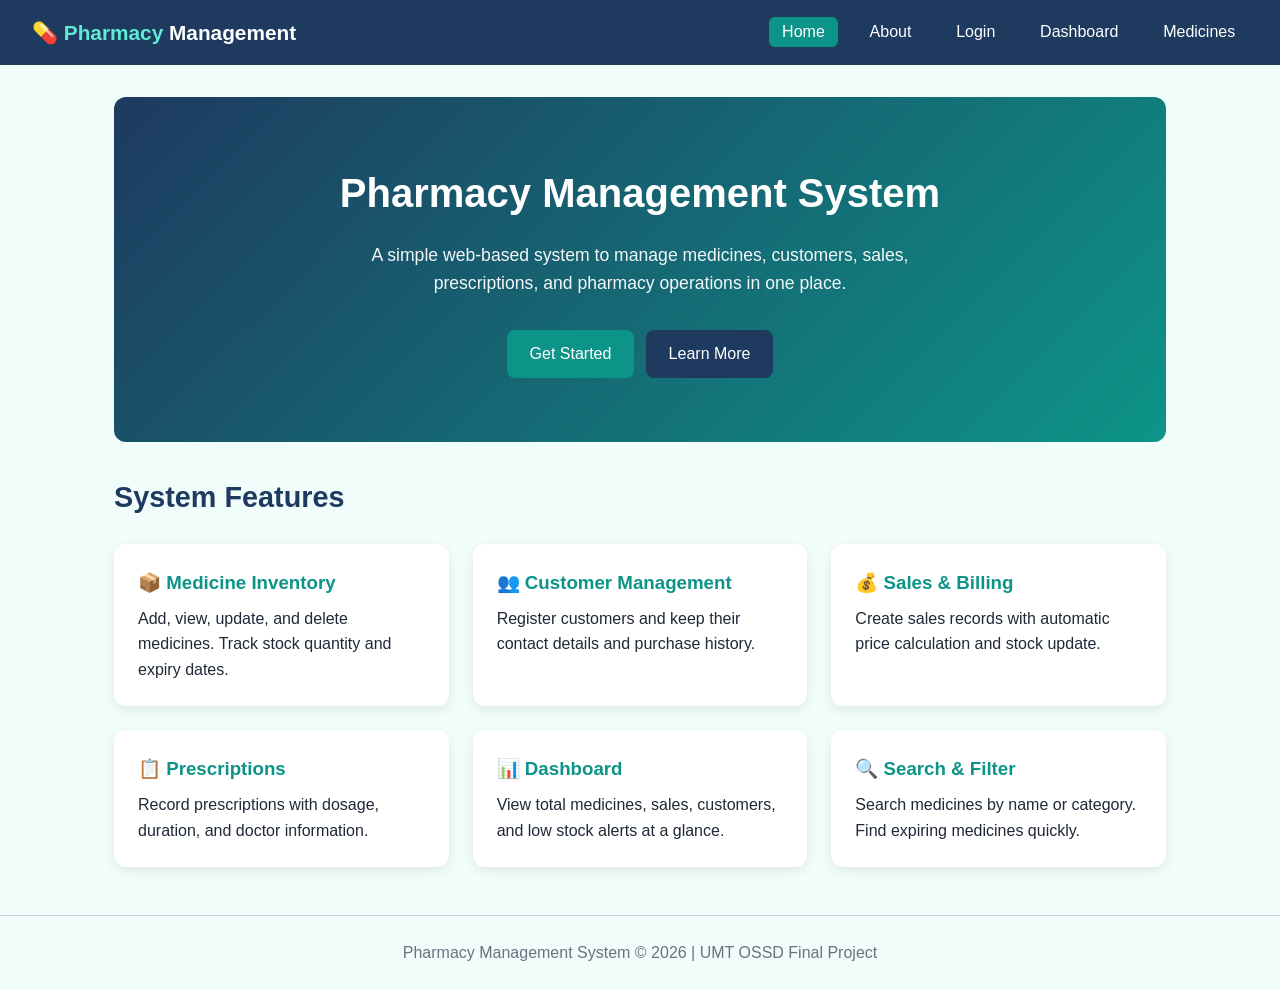
<file: frontend/index.html>
<!DOCTYPE html>
<html lang="en">
<head>
  <meta charset="UTF-8">
  <meta name="viewport" content="width=device-width, initial-scale=1.0">
  <title>Pharmacy Management System - Home</title>
  <link rel="stylesheet" href="style.css">
</head>
<body>
  <nav class="navbar">
    <div class="logo">💊 <span>Pharmacy</span> Management</div>
    <ul class="nav-links">
      <li><a href="index.html" class="active">Home</a></li>
      <li><a href="about.html">About</a></li>
      <li><a href="login.html">Login</a></li>
      <li><a href="dashboard.html">Dashboard</a></li>
      <li><a href="medicines.html">Medicines</a></li>
    </ul>
  </nav>

  <div class="container">
    <section class="hero">
      <h1>Pharmacy Management System</h1>
      <p>A simple web-based system to manage medicines, customers, sales, prescriptions, and pharmacy operations in one place.</p>
      <a href="login.html" class="btn btn-primary">Get Started</a>
      <a href="about.html" class="btn btn-secondary" style="margin-left: 0.5rem;">Learn More</a>
    </section>

    <h2 class="page-title">System Features</h2>
    <div class="features">
      <div class="feature-card">
        <h3>📦 Medicine Inventory</h3>
        <p>Add, view, update, and delete medicines. Track stock quantity and expiry dates.</p>
      </div>
      <div class="feature-card">
        <h3>👥 Customer Management</h3>
        <p>Register customers and keep their contact details and purchase history.</p>
      </div>
      <div class="feature-card">
        <h3>💰 Sales & Billing</h3>
        <p>Create sales records with automatic price calculation and stock update.</p>
      </div>
      <div class="feature-card">
        <h3>📋 Prescriptions</h3>
        <p>Record prescriptions with dosage, duration, and doctor information.</p>
      </div>
      <div class="feature-card">
        <h3>📊 Dashboard</h3>
        <p>View total medicines, sales, customers, and low stock alerts at a glance.</p>
      </div>
      <div class="feature-card">
        <h3>🔍 Search & Filter</h3>
        <p>Search medicines by name or category. Find expiring medicines quickly.</p>
      </div>
    </div>
  </div>

  <footer class="footer">
    <p>Pharmacy Management System &copy; 2026 | UMT OSSD Final Project</p>
  </footer>
</body>
</html>
</file>
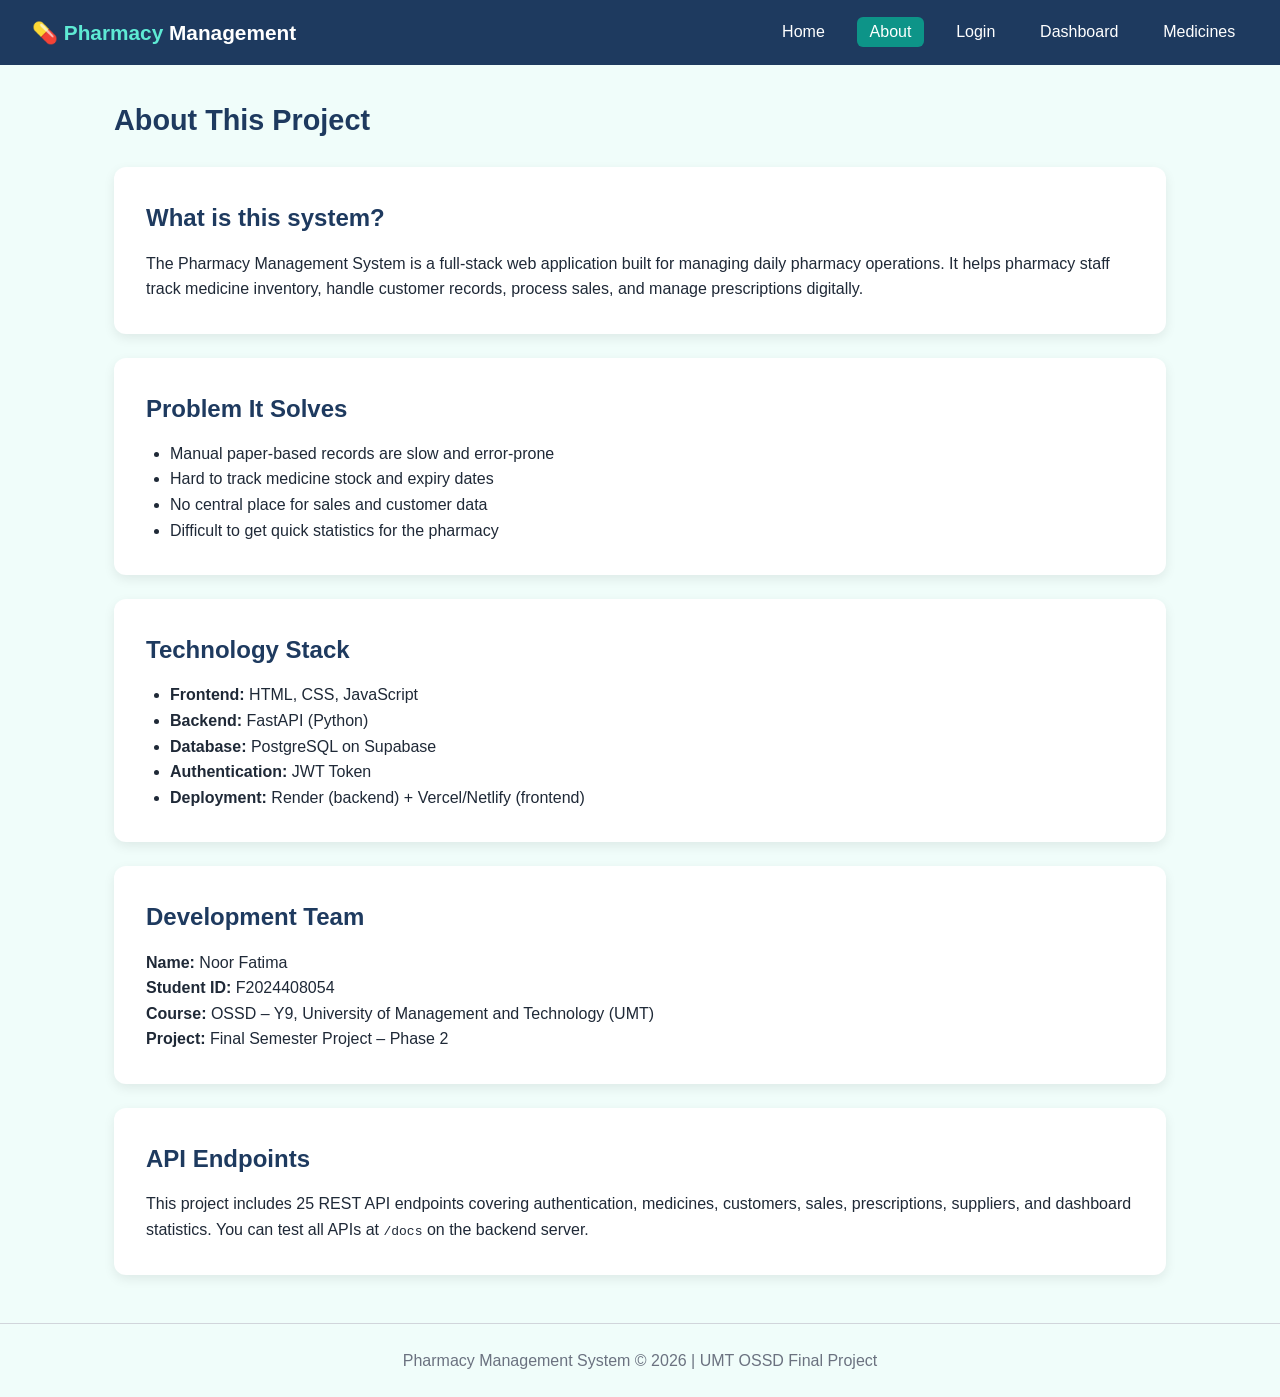
<file: frontend/about.html>
<!DOCTYPE html>
<html lang="en">
<head>
  <meta charset="UTF-8">
  <meta name="viewport" content="width=device-width, initial-scale=1.0">
  <title>About - Pharmacy Management System</title>
  <link rel="stylesheet" href="style.css">
</head>
<body>
  <nav class="navbar">
    <div class="logo">💊 <span>Pharmacy</span> Management</div>
    <ul class="nav-links">
      <li><a href="index.html">Home</a></li>
      <li><a href="about.html" class="active">About</a></li>
      <li><a href="login.html">Login</a></li>
      <li><a href="dashboard.html">Dashboard</a></li>
      <li><a href="medicines.html">Medicines</a></li>
    </ul>
  </nav>

  <div class="container">
    <h1 class="page-title">About This Project</h1>

    <div class="about-section">
      <h2>What is this system?</h2>
      <p>
        The Pharmacy Management System is a full-stack web application built for managing
        daily pharmacy operations. It helps pharmacy staff track medicine inventory,
        handle customer records, process sales, and manage prescriptions digitally.
      </p>
    </div>

    <div class="about-section">
      <h2>Problem It Solves</h2>
      <ul>
        <li>Manual paper-based records are slow and error-prone</li>
        <li>Hard to track medicine stock and expiry dates</li>
        <li>No central place for sales and customer data</li>
        <li>Difficult to get quick statistics for the pharmacy</li>
      </ul>
    </div>

    <div class="about-section">
      <h2>Technology Stack</h2>
      <ul>
        <li><strong>Frontend:</strong> HTML, CSS, JavaScript</li>
        <li><strong>Backend:</strong> FastAPI (Python)</li>
        <li><strong>Database:</strong> PostgreSQL on Supabase</li>
        <li><strong>Authentication:</strong> JWT Token</li>
        <li><strong>Deployment:</strong> Render (backend) + Vercel/Netlify (frontend)</li>
      </ul>
    </div>

    <div class="about-section">
      <h2>Development Team</h2>
      <p><strong>Name:</strong> Noor Fatima</p>
      <p><strong>Student ID:</strong> F2024408054</p>
      <p><strong>Course:</strong> OSSD – Y9, University of Management and Technology (UMT)</p>
      <p><strong>Project:</strong> Final Semester Project – Phase 2</p>
    </div>

    <div class="about-section">
      <h2>API Endpoints</h2>
      <p>This project includes 25 REST API endpoints covering authentication, medicines, customers, sales, prescriptions, suppliers, and dashboard statistics. You can test all APIs at <code>/docs</code> on the backend server.</p>
    </div>
  </div>

  <footer class="footer">
    <p>Pharmacy Management System &copy; 2026 | UMT OSSD Final Project</p>
  </footer>
</body>
</html>
</file>
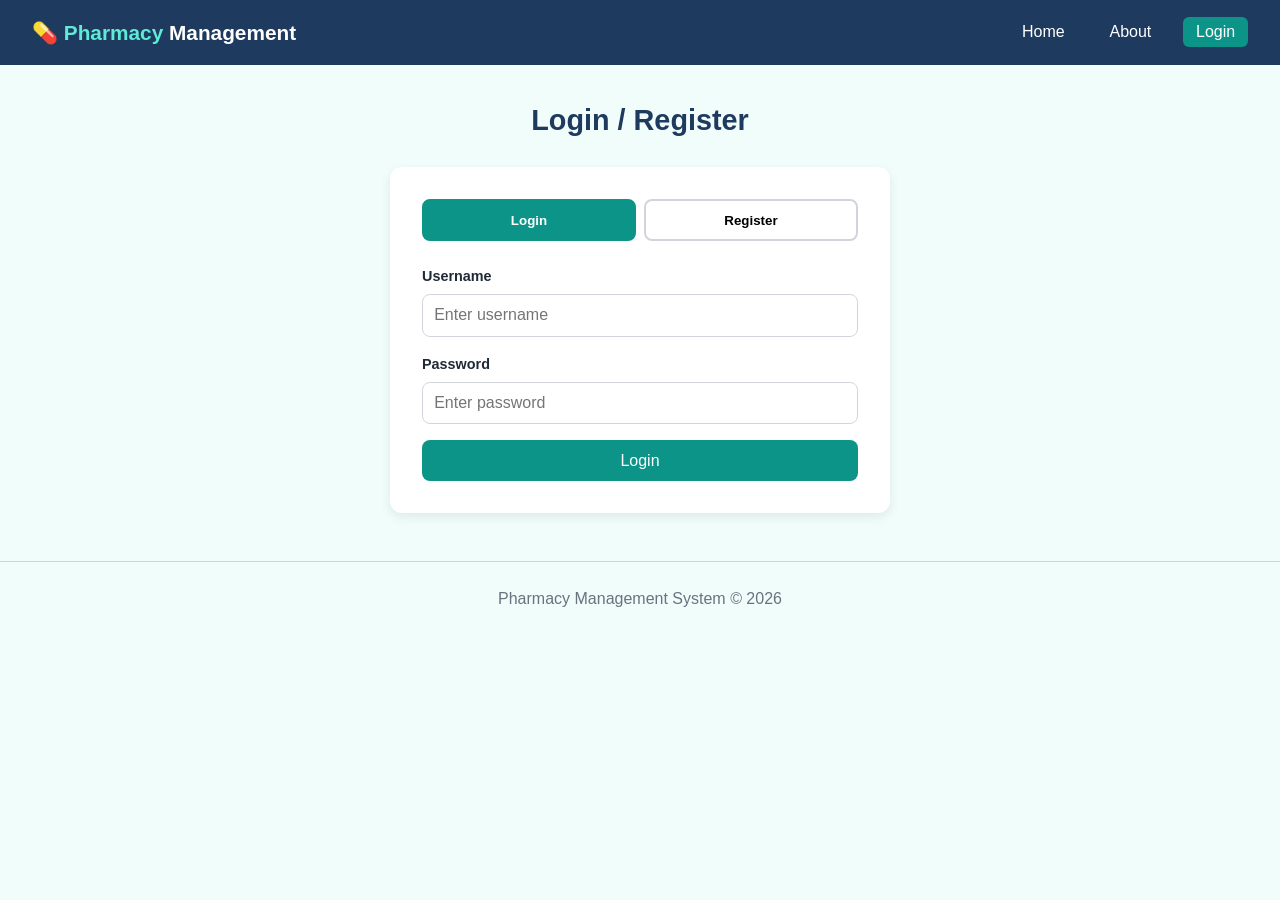
<file: frontend/customers.html>
<!DOCTYPE html>
<html lang="en">
<head>
  <meta charset="UTF-8">
  <meta name="viewport" content="width=device-width, initial-scale=1.0">
  <title>Customers - Pharmacy Management System</title>
  <link rel="stylesheet" href="style.css">
</head>
<body>
  <nav class="navbar">
    <div class="logo">💊 <span>Pharmacy</span> Management</div>
    <ul class="nav-links">
      <li><a href="dashboard.html">Dashboard</a></li>
      <li><a href="medicines.html">Medicines</a></li>
      <li><a href="customers.html" class="active">Customers</a></li>
      <li><a href="sales.html">Sales</a></li>
      <li><a href="prescriptions.html">Prescriptions</a></li>
      <li><a href="#" onclick="logout()">Logout</a></li>
    </ul>
  </nav>

  <div class="container">
    <h1 class="page-title">Customer Management</h1>
    <div id="message" class="alert hidden"></div>

    <div class="form-box" style="max-width: 100%;">
      <h2 style="margin-bottom: 1rem; color: var(--secondary);">Add New Customer</h2>
      <form id="add-form">
        <div class="form-row">
          <div class="form-group">
            <label>Full Name</label>
            <input type="text" id="name" required placeholder="Customer name">
          </div>
          <div class="form-group">
            <label>Phone</label>
            <input type="text" id="phone" required placeholder="0300-1234567">
          </div>
        </div>
        <div class="form-row">
          <div class="form-group">
            <label>Email (optional)</label>
            <input type="email" id="email" placeholder="customer@email.com">
          </div>
          <div class="form-group">
            <label>Address (optional)</label>
            <input type="text" id="address" placeholder="City, Street">
          </div>
        </div>
        <button type="submit" class="btn btn-primary">Add Customer</button>
      </form>
    </div>

    <div class="table-box">
      <table>
        <thead>
          <tr>
            <th>ID</th>
            <th>Name</th>
            <th>Phone</th>
            <th>Email</th>
            <th>Address</th>
            <th>Joined</th>
            <th>Actions</th>
          </tr>
        </thead>
        <tbody id="customers-table">
          <tr><td colspan="7" style="text-align:center;">Loading...</td></tr>
        </tbody>
      </table>
    </div>
  </div>

  <footer class="footer">
    <p>Pharmacy Management System &copy; 2026</p>
  </footer>

  <script src="api.js"></script>
  <script>
    requireLogin();

    function renderCustomers(customers) {
      const tbody = document.getElementById("customers-table");
      if (customers.length === 0) {
        tbody.innerHTML = '<tr><td colspan="7" style="text-align:center;">No customers found</td></tr>';
        return;
      }
      tbody.innerHTML = customers.map(function(c) {
        return '<tr>' +
          '<td>' + c.id + '</td>' +
          '<td>' + c.name + '</td>' +
          '<td>' + c.phone + '</td>' +
          '<td>' + (c.email || '-') + '</td>' +
          '<td>' + (c.address || '-') + '</td>' +
          '<td>' + formatDate(c.created_at) + '</td>' +
          '<td>' +
            '<button class="btn btn-sm btn-secondary" onclick="editCustomer(' + c.id + ')">Edit</button> ' +
            '<button class="btn btn-sm btn-danger" onclick="deleteCustomer(' + c.id + ')">Delete</button>' +
          '</td>' +
        '</tr>';
      }).join('');
    }

    async function loadCustomers() {
      try {
        const customers = await apiCall("/customers/");
        renderCustomers(customers);
      } catch (err) {
        showMessage("message", err.message, "error");
      }
    }

    document.getElementById("add-form").addEventListener("submit", async function(e) {
      e.preventDefault();
      try {
        const email = document.getElementById("email").value;
        await apiCall("/customers/", "POST", {
          name: document.getElementById("name").value,
          phone: document.getElementById("phone").value,
          email: email || null,
          address: document.getElementById("address").value || null
        });
        showMessage("message", "Customer added successfully!", "success");
        document.getElementById("add-form").reset();
        loadCustomers();
      } catch (err) {
        showMessage("message", err.message, "error");
      }
    });

    async function deleteCustomer(id) {
      if (!confirm("Delete this customer?")) return;
      try {
        await apiCall("/customers/" + id, "DELETE");
        showMessage("message", "Customer deleted!", "success");
        loadCustomers();
      } catch (err) {
        showMessage("message", err.message, "error");
      }
    }

    async function editCustomer(id) {
      const newPhone = prompt("Enter new phone number:");
      if (newPhone === null) return;
      try {
        await apiCall("/customers/" + id, "PUT", { phone: newPhone });
        showMessage("message", "Customer updated!", "success");
        loadCustomers();
      } catch (err) {
        showMessage("message", err.message, "error");
      }
    }

    loadCustomers();
  </script>
</body>
</html>
</file>
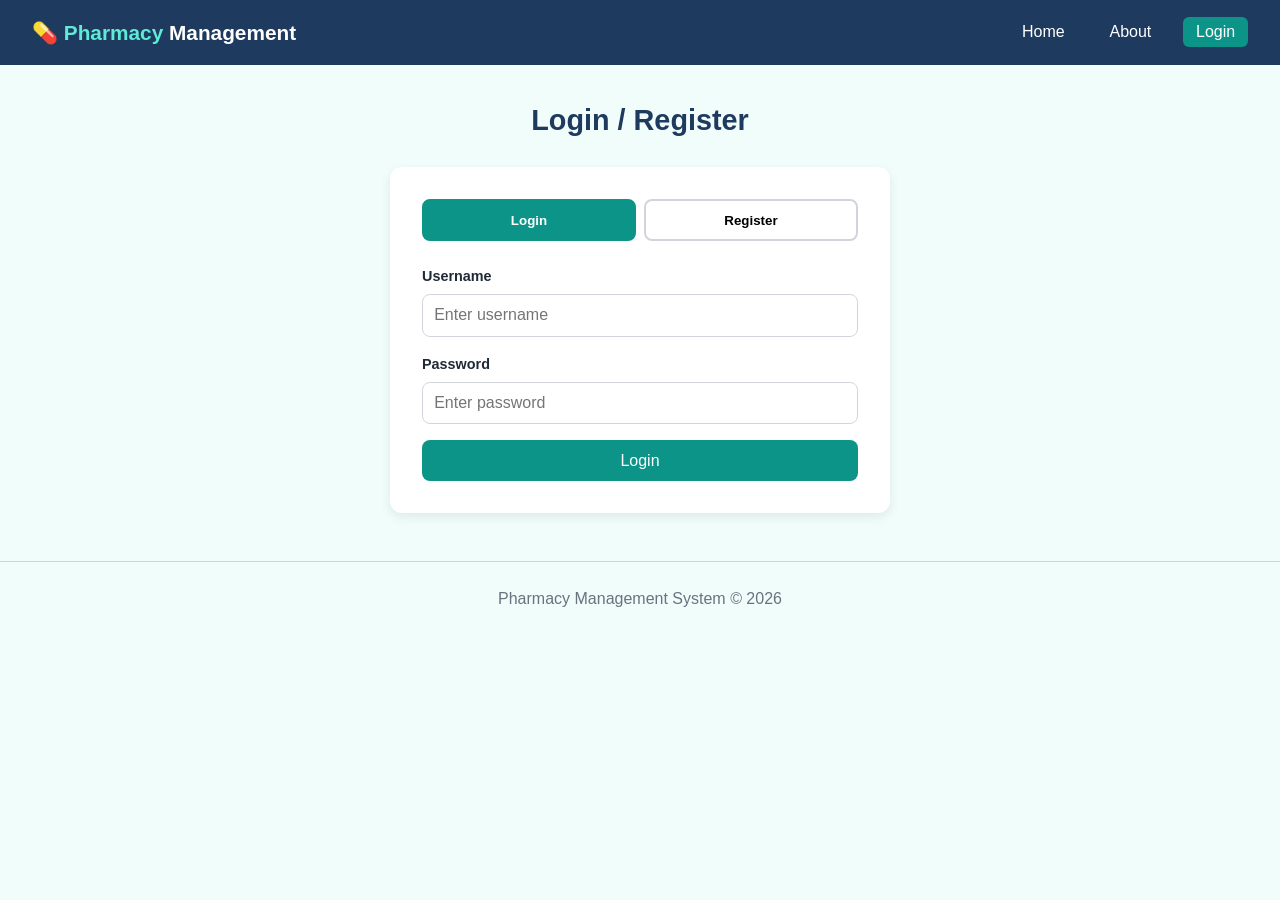
<file: frontend/dashboard.html>
<!DOCTYPE html>
<html lang="en">
<head>
  <meta charset="UTF-8">
  <meta name="viewport" content="width=device-width, initial-scale=1.0">
  <title>Dashboard - Pharmacy Management System</title>
  <link rel="stylesheet" href="style.css">
</head>
<body>
  <nav class="navbar">
    <div class="logo">💊 <span>Pharmacy</span> Management</div>
    <ul class="nav-links">
      <li><a href="dashboard.html" class="active">Dashboard</a></li>
      <li><a href="medicines.html">Medicines</a></li>
      <li><a href="customers.html">Customers</a></li>
      <li><a href="sales.html">Sales</a></li>
      <li><a href="prescriptions.html">Prescriptions</a></li>
      <li><a href="#" onclick="logout()">Logout</a></li>
    </ul>
  </nav>

  <div class="container">
    <h1 class="page-title">Dashboard</h1>
    <p id="user-info" style="color: var(--muted); margin-bottom: 1.5rem;"></p>
    <div id="message" class="alert hidden"></div>

    <div class="cards" id="stats-cards">
      <div class="card">
        <h3 id="total-medicines">-</h3>
        <p>Total Medicines</p>
      </div>
      <div class="card warning">
        <h3 id="low-stock">-</h3>
        <p>Low Stock (&lt; 10)</p>
      </div>
      <div class="card">
        <h3 id="total-sales">-</h3>
        <p>Total Sales</p>
      </div>
      <div class="card">
        <h3 id="sales-today">-</h3>
        <p>Sales Today</p>
      </div>
      <div class="card">
        <h3 id="total-customers">-</h3>
        <p>Total Customers</p>
      </div>
      <div class="card">
        <h3 id="total-revenue">-</h3>
        <p>Total Revenue</p>
      </div>
    </div>

    <h2 class="page-title">Quick Links</h2>
    <div style="display: flex; gap: 1rem; flex-wrap: wrap;">
      <a href="medicines.html" class="btn btn-primary">Manage Medicines</a>
      <a href="customers.html" class="btn btn-primary">Manage Customers</a>
      <a href="sales.html" class="btn btn-primary">New Sale</a>
      <a href="prescriptions.html" class="btn btn-primary">Add Prescription</a>
    </div>
  </div>

  <footer class="footer">
    <p>Pharmacy Management System &copy; 2026</p>
  </footer>

  <script src="api.js"></script>
  <script>
    requireLogin();
    showUserInfo();

    async function loadStats() {
      try {
        const stats = await apiCall("/dashboard/stats");
        document.getElementById("total-medicines").textContent = stats.total_medicines;
        document.getElementById("low-stock").textContent = stats.low_stock_count;
        document.getElementById("total-sales").textContent = stats.total_sales;
        document.getElementById("sales-today").textContent = stats.sales_today;
        document.getElementById("total-customers").textContent = stats.total_customers;
        document.getElementById("total-revenue").textContent = formatPrice(stats.total_revenue);
      } catch (err) {
        showMessage("message", err.message, "error");
      }
    }

    loadStats();
  </script>
</body>
</html>
</file>
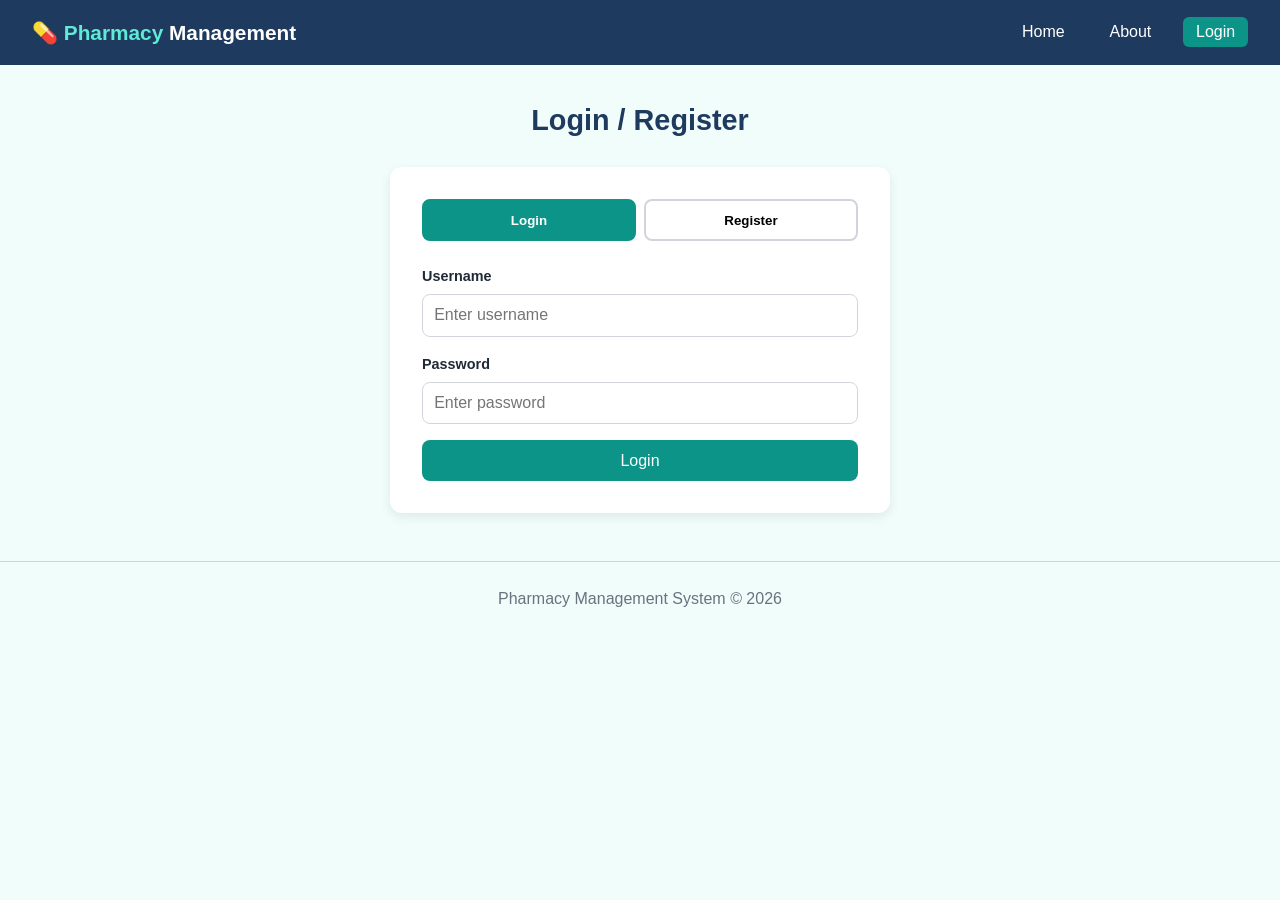
<file: frontend/login.html>
<!DOCTYPE html>
<html lang="en">
<head>
  <meta charset="UTF-8">
  <meta name="viewport" content="width=device-width, initial-scale=1.0">
  <title>Login - Pharmacy Management System</title>
  <link rel="stylesheet" href="style.css">
</head>
<body>
  <nav class="navbar">
    <div class="logo">💊 <span>Pharmacy</span> Management</div>
    <ul class="nav-links">
      <li><a href="index.html">Home</a></li>
      <li><a href="about.html">About</a></li>
      <li><a href="login.html" class="active">Login</a></li>
    </ul>
  </nav>

  <div class="container">
    <h1 class="page-title" style="text-align: center;">Login / Register</h1>
    <div id="message" class="alert hidden"></div>

    <div class="form-box">
      <div class="tabs">
        <button class="tab-btn active" onclick="showTab('login')">Login</button>
        <button class="tab-btn" onclick="showTab('register')">Register</button>
      </div>

      <!-- Login Form -->
      <form id="login-form">
        <div class="form-group">
          <label>Username</label>
          <input type="text" id="login-username" required placeholder="Enter username">
        </div>
        <div class="form-group">
          <label>Password</label>
          <input type="password" id="login-password" required placeholder="Enter password">
        </div>
        <button type="submit" class="btn btn-primary" style="width: 100%;">Login</button>
      </form>

      <!-- Register Form -->
      <form id="register-form" class="hidden">
        <div class="form-group">
          <label>Username</label>
          <input type="text" id="reg-username" required placeholder="Choose username">
        </div>
        <div class="form-group">
          <label>Email</label>
          <input type="email" id="reg-email" required placeholder="your@email.com">
        </div>
        <div class="form-group">
          <label>Password</label>
          <input type="password" id="reg-password" required placeholder="Choose password">
        </div>
        <div class="form-group">
          <label>Role</label>
          <select id="reg-role">
            <option value="staff">Staff / Cashier</option>
            <option value="admin">Admin / Pharmacist</option>
          </select>
        </div>
        <button type="submit" class="btn btn-primary" style="width: 100%;">Register</button>
      </form>
    </div>
  </div>

  <footer class="footer">
    <p>Pharmacy Management System &copy; 2026</p>
  </footer>

  <script src="api.js"></script>
  <script>
    function showTab(tab) {
      document.getElementById("login-form").classList.toggle("hidden", tab !== "login");
      document.getElementById("register-form").classList.toggle("hidden", tab !== "register");
      document.querySelectorAll(".tab-btn").forEach(function(btn, i) {
        btn.classList.toggle("active", (tab === "login" && i === 0) || (tab === "register" && i === 1));
      });
    }

    // If already logged in, go to dashboard
    if (getToken()) {
      window.location.href = "dashboard.html";
    }

    document.getElementById("login-form").addEventListener("submit", async function(e) {
      e.preventDefault();
      try {
        const data = await apiCall("/auth/login", "POST", {
          username: document.getElementById("login-username").value,
          password: document.getElementById("login-password").value
        });
        saveToken(data.access_token, data.username, data.role);
        showMessage("message", "Login successful! Redirecting...", "success");
        setTimeout(function() { window.location.href = "dashboard.html"; }, 1000);
      } catch (err) {
        showMessage("message", err.message, "error");
      }
    });

    document.getElementById("register-form").addEventListener("submit", async function(e) {
      e.preventDefault();
      try {
        const data = await apiCall("/auth/register", "POST", {
          username: document.getElementById("reg-username").value,
          email: document.getElementById("reg-email").value,
          password: document.getElementById("reg-password").value,
          role: document.getElementById("reg-role").value
        });
        saveToken(data.access_token, data.username, data.role);
        showMessage("message", "Registration successful! Redirecting...", "success");
        setTimeout(function() { window.location.href = "dashboard.html"; }, 1000);
      } catch (err) {
        showMessage("message", err.message, "error");
      }
    });
  </script>
</body>
</html>
</file>
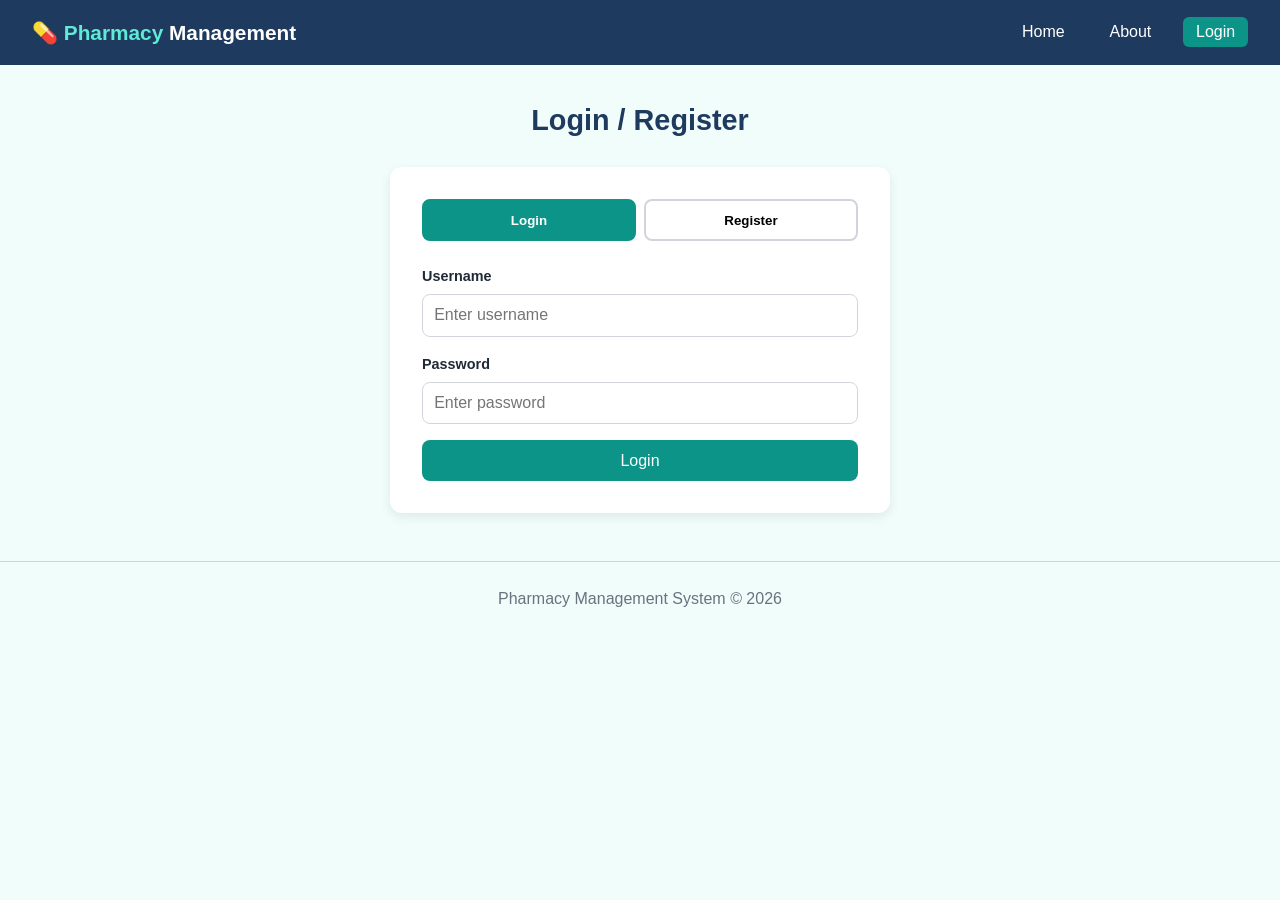
<file: frontend/medicines.html>
<!DOCTYPE html>
<html lang="en">
<head>
  <meta charset="UTF-8">
  <meta name="viewport" content="width=device-width, initial-scale=1.0">
  <title>Medicines - Pharmacy Management System</title>
  <link rel="stylesheet" href="style.css">
</head>
<body>
  <nav class="navbar">
    <div class="logo">💊 <span>Pharmacy</span> Management</div>
    <ul class="nav-links">
      <li><a href="dashboard.html">Dashboard</a></li>
      <li><a href="medicines.html" class="active">Medicines</a></li>
      <li><a href="customers.html">Customers</a></li>
      <li><a href="sales.html">Sales</a></li>
      <li><a href="prescriptions.html">Prescriptions</a></li>
      <li><a href="#" onclick="logout()">Logout</a></li>
    </ul>
  </nav>

  <div class="container">
    <h1 class="page-title">Medicine Management</h1>
    <div id="message" class="alert hidden"></div>

    <!-- Add Medicine Form -->
    <div class="form-box" style="max-width: 100%;">
      <h2 style="margin-bottom: 1rem; color: var(--secondary);">Add New Medicine</h2>
      <form id="add-form">
        <div class="form-row">
          <div class="form-group">
            <label>Medicine Name</label>
            <input type="text" id="name" required placeholder="e.g. Panadol">
          </div>
          <div class="form-group">
            <label>Category</label>
            <input type="text" id="category" required placeholder="e.g. Painkiller">
          </div>
        </div>
        <div class="form-row">
          <div class="form-group">
            <label>Quantity</label>
            <input type="number" id="quantity" required min="0" placeholder="100">
          </div>
          <div class="form-group">
            <label>Price (Rs.)</label>
            <input type="number" id="price" required min="0" step="0.01" placeholder="50.00">
          </div>
        </div>
        <div class="form-row">
          <div class="form-group">
            <label>Expiry Date</label>
            <input type="date" id="expiry_date" required>
          </div>
          <div class="form-group">
            <label>Supplier</label>
            <select id="supplier_id">
              <option value="">No supplier</option>
            </select>
          </div>
        </div>
        <button type="submit" class="btn btn-primary">Add Medicine</button>
      </form>
    </div>

    <!-- Search -->
    <div class="search-bar">
      <input type="text" id="search-input" placeholder="Search by name or category...">
      <button class="btn btn-primary" onclick="searchMedicines()">Search</button>
      <button class="btn btn-secondary" onclick="loadMedicines()">Show All</button>
      <button class="btn btn-secondary" onclick="loadExpiring()">Expiring Soon</button>
    </div>

    <!-- Medicines Table -->
    <div class="table-box">
      <table>
        <thead>
          <tr>
            <th>ID</th>
            <th>Name</th>
            <th>Category</th>
            <th>Qty</th>
            <th>Price</th>
            <th>Expiry</th>
            <th>Status</th>
            <th>Actions</th>
          </tr>
        </thead>
        <tbody id="medicines-table">
          <tr><td colspan="8" style="text-align:center;">Loading...</td></tr>
        </tbody>
      </table>
    </div>
  </div>

  <footer class="footer">
    <p>Pharmacy Management System &copy; 2026</p>
  </footer>

  <script src="api.js"></script>
  <script>
    requireLogin();

    async function loadSuppliers() {
      try {
        const suppliers = await apiCall("/suppliers/");
        const select = document.getElementById("supplier_id");
        suppliers.forEach(function(s) {
          const opt = document.createElement("option");
          opt.value = s.id;
          opt.textContent = s.name;
          select.appendChild(opt);
        });
      } catch (err) {
        // Suppliers may be empty at start
      }
    }

    function getStatusBadge(qty, expiry) {
      const today = new Date();
      const exp = new Date(expiry);
      if (exp < today) return '<span class="badge badge-expired">Expired</span>';
      if (qty < 10) return '<span class="badge badge-low">Low Stock</span>';
      return '<span class="badge" style="background:#dcfce7;color:#166534;">OK</span>';
    }

    function renderMedicines(medicines) {
      const tbody = document.getElementById("medicines-table");
      if (medicines.length === 0) {
        tbody.innerHTML = '<tr><td colspan="8" style="text-align:center;">No medicines found</td></tr>';
        return;
      }
      tbody.innerHTML = medicines.map(function(m) {
        return '<tr>' +
          '<td>' + m.id + '</td>' +
          '<td>' + m.name + '</td>' +
          '<td>' + m.category + '</td>' +
          '<td>' + m.quantity + '</td>' +
          '<td>' + formatPrice(m.price) + '</td>' +
          '<td>' + formatDate(m.expiry_date) + '</td>' +
          '<td>' + getStatusBadge(m.quantity, m.expiry_date) + '</td>' +
          '<td>' +
            '<button class="btn btn-sm btn-secondary" onclick="editMedicine(' + m.id + ')">Edit</button> ' +
            '<button class="btn btn-sm btn-danger" onclick="deleteMedicine(' + m.id + ')">Delete</button>' +
          '</td>' +
        '</tr>';
      }).join('');
    }

    async function loadMedicines() {
      try {
        const medicines = await apiCall("/medicines/");
        renderMedicines(medicines);
      } catch (err) {
        showMessage("message", err.message, "error");
      }
    }

    async function searchMedicines() {
      const q = document.getElementById("search-input").value.trim();
      if (!q) { loadMedicines(); return; }
      try {
        const medicines = await apiCall("/medicines/search?q=" + encodeURIComponent(q));
        renderMedicines(medicines);
      } catch (err) {
        showMessage("message", err.message, "error");
      }
    }

    async function loadExpiring() {
      try {
        const medicines = await apiCall("/medicines/expiring");
        renderMedicines(medicines);
        showMessage("message", "Showing medicines expiring within 30 days or already expired", "info");
      } catch (err) {
        showMessage("message", err.message, "error");
      }
    }

    document.getElementById("add-form").addEventListener("submit", async function(e) {
      e.preventDefault();
      try {
        const supplierVal = document.getElementById("supplier_id").value;
        await apiCall("/medicines/", "POST", {
          name: document.getElementById("name").value,
          category: document.getElementById("category").value,
          quantity: parseInt(document.getElementById("quantity").value),
          price: parseFloat(document.getElementById("price").value),
          expiry_date: document.getElementById("expiry_date").value,
          supplier_id: supplierVal ? parseInt(supplierVal) : null
        });
        showMessage("message", "Medicine added successfully!", "success");
        document.getElementById("add-form").reset();
        loadMedicines();
      } catch (err) {
        showMessage("message", err.message, "error");
      }
    });

    async function deleteMedicine(id) {
      if (!confirm("Delete this medicine?")) return;
      try {
        await apiCall("/medicines/" + id, "DELETE");
        showMessage("message", "Medicine deleted!", "success");
        loadMedicines();
      } catch (err) {
        showMessage("message", err.message, "error");
      }
    }

    async function editMedicine(id) {
      const newQty = prompt("Enter new quantity:");
      if (newQty === null) return;
      const newPrice = prompt("Enter new price:");
      if (newPrice === null) return;
      try {
        await apiCall("/medicines/" + id, "PUT", {
          quantity: parseInt(newQty),
          price: parseFloat(newPrice)
        });
        showMessage("message", "Medicine updated!", "success");
        loadMedicines();
      } catch (err) {
        showMessage("message", err.message, "error");
      }
    }

    loadSuppliers();
    loadMedicines();
  </script>
</body>
</html>
</file>
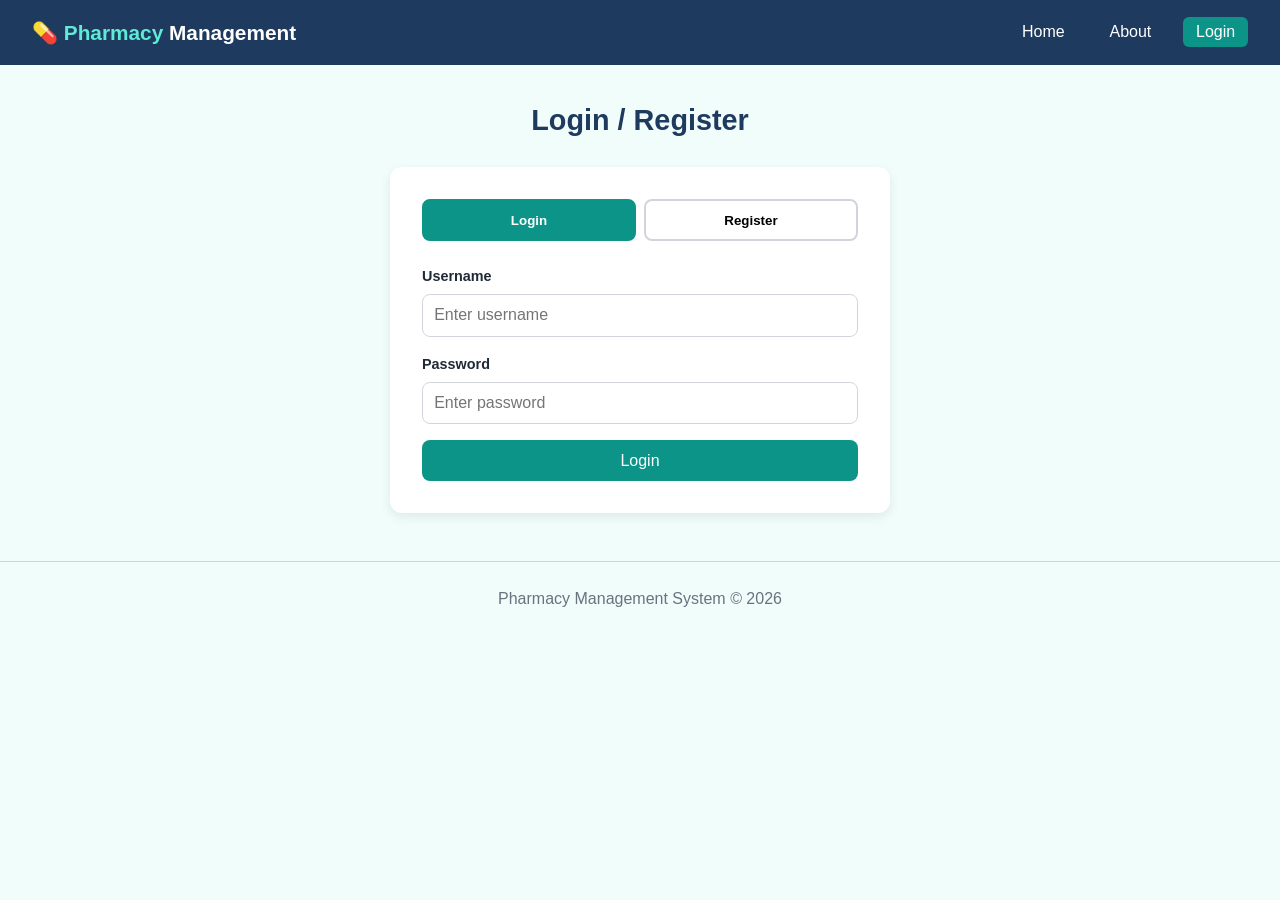
<file: frontend/prescriptions.html>
<!DOCTYPE html>
<html lang="en">
<head>
  <meta charset="UTF-8">
  <meta name="viewport" content="width=device-width, initial-scale=1.0">
  <title>Prescriptions - Pharmacy Management System</title>
  <link rel="stylesheet" href="style.css">
</head>
<body>
  <nav class="navbar">
    <div class="logo">💊 <span>Pharmacy</span> Management</div>
    <ul class="nav-links">
      <li><a href="dashboard.html">Dashboard</a></li>
      <li><a href="medicines.html">Medicines</a></li>
      <li><a href="customers.html">Customers</a></li>
      <li><a href="sales.html">Sales</a></li>
      <li><a href="prescriptions.html" class="active">Prescriptions</a></li>
      <li><a href="#" onclick="logout()">Logout</a></li>
    </ul>
  </nav>

  <div class="container">
    <h1 class="page-title">Prescription Management</h1>
    <div id="message" class="alert hidden"></div>

    <div class="form-box" style="max-width: 100%;">
      <h2 style="margin-bottom: 1rem; color: var(--secondary);">Add New Prescription</h2>
      <form id="prescription-form">
        <div class="form-row">
          <div class="form-group">
            <label>Customer</label>
            <select id="customer_id" required>
              <option value="">Select customer</option>
            </select>
          </div>
          <div class="form-group">
            <label>Medicine</label>
            <select id="medicine_id" required>
              <option value="">Select medicine</option>
            </select>
          </div>
        </div>
        <div class="form-row">
          <div class="form-group">
            <label>Dosage</label>
            <input type="text" id="dosage" required placeholder="e.g. 1 tablet twice daily">
          </div>
          <div class="form-group">
            <label>Duration</label>
            <input type="text" id="duration" required placeholder="e.g. 7 days">
          </div>
        </div>
        <div class="form-group">
          <label>Prescribed By (Doctor)</label>
          <input type="text" id="prescribed_by" required placeholder="Dr. Ahmed Khan">
        </div>
        <button type="submit" class="btn btn-primary">Add Prescription</button>
      </form>
    </div>

    <div class="search-bar">
      <select id="filter-customer">
        <option value="">All Customers</option>
      </select>
      <button class="btn btn-primary" onclick="filterByCustomer()">Filter by Customer</button>
      <button class="btn btn-secondary" onclick="loadPrescriptions()">Show All</button>
    </div>

    <div class="table-box">
      <table>
        <thead>
          <tr>
            <th>ID</th>
            <th>Customer</th>
            <th>Medicine</th>
            <th>Dosage</th>
            <th>Duration</th>
            <th>Doctor</th>
            <th>Date</th>
          </tr>
        </thead>
        <tbody id="prescriptions-table">
          <tr><td colspan="7" style="text-align:center;">Loading...</td></tr>
        </tbody>
      </table>
    </div>
  </div>

  <footer class="footer">
    <p>Pharmacy Management System &copy; 2026</p>
  </footer>

  <script src="api.js"></script>
  <script>
    requireLogin();

    async function loadDropdowns() {
      try {
        const customers = await apiCall("/customers/");
        const medicines = await apiCall("/medicines/");

        const custSelect = document.getElementById("customer_id");
        const filterSelect = document.getElementById("filter-customer");

        customers.forEach(function(c) {
          const opt1 = document.createElement("option");
          opt1.value = c.id;
          opt1.textContent = c.name;
          custSelect.appendChild(opt1);

          const opt2 = document.createElement("option");
          opt2.value = c.id;
          opt2.textContent = c.name;
          filterSelect.appendChild(opt2);
        });

        const medSelect = document.getElementById("medicine_id");
        medicines.forEach(function(m) {
          const opt = document.createElement("option");
          opt.value = m.id;
          opt.textContent = m.name;
          medSelect.appendChild(opt);
        });
      } catch (err) {
        showMessage("message", err.message, "error");
      }
    }

    function renderPrescriptions(prescriptions) {
      const tbody = document.getElementById("prescriptions-table");
      if (prescriptions.length === 0) {
        tbody.innerHTML = '<tr><td colspan="7" style="text-align:center;">No prescriptions found</td></tr>';
        return;
      }
      tbody.innerHTML = prescriptions.map(function(p) {
        return '<tr>' +
          '<td>' + p.id + '</td>' +
          '<td>' + (p.customer_name || p.customer_id) + '</td>' +
          '<td>' + (p.medicine_name || p.medicine_id) + '</td>' +
          '<td>' + p.dosage + '</td>' +
          '<td>' + p.duration + '</td>' +
          '<td>' + p.prescribed_by + '</td>' +
          '<td>' + formatDate(p.created_at) + '</td>' +
        '</tr>';
      }).join('');
    }

    async function loadPrescriptions() {
      try {
        const prescriptions = await apiCall("/prescriptions/");
        renderPrescriptions(prescriptions);
      } catch (err) {
        showMessage("message", err.message, "error");
      }
    }

    async function filterByCustomer() {
      const customerId = document.getElementById("filter-customer").value;
      if (!customerId) { loadPrescriptions(); return; }
      try {
        const prescriptions = await apiCall("/prescriptions/customer/" + customerId);
        renderPrescriptions(prescriptions);
      } catch (err) {
        showMessage("message", err.message, "error");
      }
    }

    document.getElementById("prescription-form").addEventListener("submit", async function(e) {
      e.preventDefault();
      try {
        await apiCall("/prescriptions/", "POST", {
          customer_id: parseInt(document.getElementById("customer_id").value),
          medicine_id: parseInt(document.getElementById("medicine_id").value),
          dosage: document.getElementById("dosage").value,
          duration: document.getElementById("duration").value,
          prescribed_by: document.getElementById("prescribed_by").value
        });
        showMessage("message", "Prescription added successfully!", "success");
        document.getElementById("prescription-form").reset();
        loadPrescriptions();
      } catch (err) {
        showMessage("message", err.message, "error");
      }
    });

    loadDropdowns();
    loadPrescriptions();
  </script>
</body>
</html>
</file>
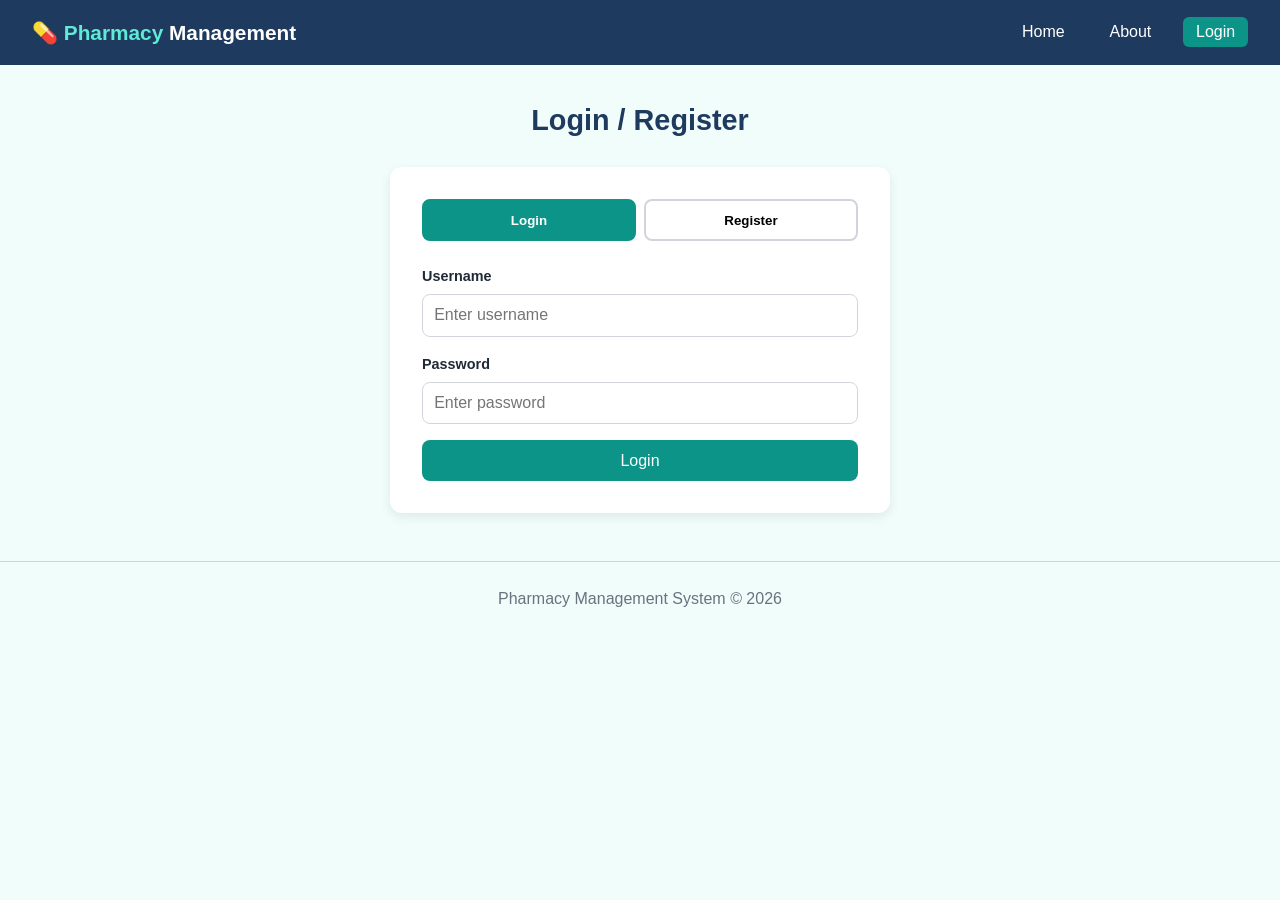
<file: frontend/sales.html>
<!DOCTYPE html>
<html lang="en">
<head>
  <meta charset="UTF-8">
  <meta name="viewport" content="width=device-width, initial-scale=1.0">
  <title>Sales - Pharmacy Management System</title>
  <link rel="stylesheet" href="style.css">
</head>
<body>
  <nav class="navbar">
    <div class="logo">💊 <span>Pharmacy</span> Management</div>
    <ul class="nav-links">
      <li><a href="dashboard.html">Dashboard</a></li>
      <li><a href="medicines.html">Medicines</a></li>
      <li><a href="customers.html">Customers</a></li>
      <li><a href="sales.html" class="active">Sales</a></li>
      <li><a href="prescriptions.html">Prescriptions</a></li>
      <li><a href="#" onclick="logout()">Logout</a></li>
    </ul>
  </nav>

  <div class="container">
    <h1 class="page-title">Sales & Billing</h1>
    <div id="message" class="alert hidden"></div>

    <div class="form-box" style="max-width: 100%;">
      <h2 style="margin-bottom: 1rem; color: var(--secondary);">Create New Sale</h2>
      <form id="sale-form">
        <div class="form-row">
          <div class="form-group">
            <label>Customer</label>
            <select id="customer_id" required>
              <option value="">Select customer</option>
            </select>
          </div>
          <div class="form-group">
            <label>Medicine</label>
            <select id="medicine_id" required>
              <option value="">Select medicine</option>
            </select>
          </div>
        </div>
        <div class="form-group">
          <label>Quantity</label>
          <input type="number" id="quantity_sold" required min="1" value="1">
        </div>
        <button type="submit" class="btn btn-primary">Create Sale</button>
      </form>
    </div>

    <h2 class="page-title">Sales History</h2>
    <div class="table-box">
      <table>
        <thead>
          <tr>
            <th>ID</th>
            <th>Customer</th>
            <th>Medicine</th>
            <th>Qty</th>
            <th>Total</th>
            <th>Date</th>
            <th>Actions</th>
          </tr>
        </thead>
        <tbody id="sales-table">
          <tr><td colspan="7" style="text-align:center;">Loading...</td></tr>
        </tbody>
      </table>
    </div>
  </div>

  <footer class="footer">
    <p>Pharmacy Management System &copy; 2026</p>
  </footer>

  <script src="api.js"></script>
  <script>
    requireLogin();

    async function loadDropdowns() {
      try {
        const customers = await apiCall("/customers/");
        const medicines = await apiCall("/medicines/");

        const custSelect = document.getElementById("customer_id");
        customers.forEach(function(c) {
          const opt = document.createElement("option");
          opt.value = c.id;
          opt.textContent = c.name + " (" + c.phone + ")";
          custSelect.appendChild(opt);
        });

        const medSelect = document.getElementById("medicine_id");
        medicines.forEach(function(m) {
          const opt = document.createElement("option");
          opt.value = m.id;
          opt.textContent = m.name + " - " + formatPrice(m.price) + " (Stock: " + m.quantity + ")";
          medSelect.appendChild(opt);
        });
      } catch (err) {
        showMessage("message", err.message, "error");
      }
    }

    function renderSales(sales) {
      const tbody = document.getElementById("sales-table");
      if (sales.length === 0) {
        tbody.innerHTML = '<tr><td colspan="7" style="text-align:center;">No sales yet</td></tr>';
        return;
      }
      tbody.innerHTML = sales.map(function(s) {
        return '<tr>' +
          '<td>' + s.id + '</td>' +
          '<td>' + (s.customer_name || s.customer_id) + '</td>' +
          '<td>' + (s.medicine_name || s.medicine_id) + '</td>' +
          '<td>' + s.quantity_sold + '</td>' +
          '<td>' + formatPrice(s.total_price) + '</td>' +
          '<td>' + formatDate(s.sale_date) + '</td>' +
          '<td><button class="btn btn-sm btn-danger" onclick="deleteSale(' + s.id + ')">Delete</button></td>' +
        '</tr>';
      }).join('');
    }

    async function loadSales() {
      try {
        const sales = await apiCall("/sales/");
        renderSales(sales);
      } catch (err) {
        showMessage("message", err.message, "error");
      }
    }

    document.getElementById("sale-form").addEventListener("submit", async function(e) {
      e.preventDefault();
      try {
        await apiCall("/sales/", "POST", {
          customer_id: parseInt(document.getElementById("customer_id").value),
          medicine_id: parseInt(document.getElementById("medicine_id").value),
          quantity_sold: parseInt(document.getElementById("quantity_sold").value)
        });
        showMessage("message", "Sale created successfully! Stock updated.", "success");
        document.getElementById("sale-form").reset();
        loadDropdowns();
        loadSales();
      } catch (err) {
        showMessage("message", err.message, "error");
      }
    });

    async function deleteSale(id) {
      if (!confirm("Delete this sale record?")) return;
      try {
        await apiCall("/sales/" + id, "DELETE");
        showMessage("message", "Sale deleted!", "success");
        loadSales();
      } catch (err) {
        showMessage("message", err.message, "error");
      }
    }

    loadDropdowns();
    loadSales();
  </script>
</body>
</html>
</file>
<file: frontend/style.css>
/* Pharmacy Management System - Shared Styles */

:root {
  --primary: #0d9488;
  --primary-dark: #0f766e;
  --secondary: #1e3a5f;
  --bg: #f0fdfa;
  --white: #ffffff;
  --text: #1f2937;
  --muted: #6b7280;
  --danger: #dc2626;
  --warning: #f59e0b;
  --success: #16a34a;
  --border: #d1d5db;
  --shadow: 0 4px 12px rgba(0, 0, 0, 0.08);
}

* {
  margin: 0;
  padding: 0;
  box-sizing: border-box;
}

body {
  font-family: "Segoe UI", Tahoma, Geneva, Verdana, sans-serif;
  background: var(--bg);
  color: var(--text);
  line-height: 1.6;
  min-height: 100vh;
}

a {
  color: var(--primary);
  text-decoration: none;
}

/* Navbar */
.navbar {
  background: var(--secondary);
  color: var(--white);
  padding: 1rem 2rem;
  display: flex;
  justify-content: space-between;
  align-items: center;
  flex-wrap: wrap;
  gap: 1rem;
}

.navbar .logo {
  font-size: 1.3rem;
  font-weight: bold;
}

.navbar .logo span {
  color: #5eead4;
}

.nav-links {
  display: flex;
  gap: 1.2rem;
  flex-wrap: wrap;
  list-style: none;
}

.nav-links a {
  color: var(--white);
  padding: 0.4rem 0.8rem;
  border-radius: 6px;
  transition: background 0.2s;
}

.nav-links a:hover,
.nav-links a.active {
  background: var(--primary);
}

/* Container */
.container {
  max-width: 1100px;
  margin: 2rem auto;
  padding: 0 1.5rem;
}

.page-title {
  font-size: 1.8rem;
  color: var(--secondary);
  margin-bottom: 1.5rem;
}

/* Hero (Home page) */
.hero {
  background: linear-gradient(135deg, var(--secondary), var(--primary));
  color: var(--white);
  padding: 4rem 2rem;
  text-align: center;
  border-radius: 12px;
  margin-bottom: 2rem;
}

.hero h1 {
  font-size: 2.5rem;
  margin-bottom: 1rem;
}

.hero p {
  font-size: 1.1rem;
  max-width: 600px;
  margin: 0 auto 2rem;
  opacity: 0.95;
}

/* Buttons */
.btn {
  display: inline-block;
  padding: 0.7rem 1.4rem;
  border: none;
  border-radius: 8px;
  font-size: 1rem;
  cursor: pointer;
  transition: transform 0.15s, background 0.2s;
}

.btn:hover {
  transform: translateY(-1px);
}

.btn-primary {
  background: var(--primary);
  color: var(--white);
}

.btn-primary:hover {
  background: var(--primary-dark);
}

.btn-secondary {
  background: var(--secondary);
  color: var(--white);
}

.btn-danger {
  background: var(--danger);
  color: var(--white);
}

.btn-sm {
  padding: 0.4rem 0.8rem;
  font-size: 0.85rem;
}

/* Cards */
.cards {
  display: grid;
  grid-template-columns: repeat(auto-fit, minmax(220px, 1fr));
  gap: 1.2rem;
  margin-bottom: 2rem;
}

.card {
  background: var(--white);
  border-radius: 12px;
  padding: 1.5rem;
  box-shadow: var(--shadow);
  text-align: center;
}

.card h3 {
  font-size: 2rem;
  color: var(--primary);
  margin-bottom: 0.3rem;
}

.card p {
  color: var(--muted);
  font-size: 0.95rem;
}

.card.warning h3 {
  color: var(--warning);
}

/* Forms */
.form-box {
  background: var(--white);
  padding: 2rem;
  border-radius: 12px;
  box-shadow: var(--shadow);
  max-width: 500px;
  margin: 0 auto 2rem;
}

.form-group {
  margin-bottom: 1rem;
}

.form-group label {
  display: block;
  margin-bottom: 0.4rem;
  font-weight: 600;
  font-size: 0.9rem;
}

.form-group input,
.form-group select,
.form-group textarea {
  width: 100%;
  padding: 0.7rem;
  border: 1px solid var(--border);
  border-radius: 8px;
  font-size: 1rem;
}

.form-row {
  display: grid;
  grid-template-columns: 1fr 1fr;
  gap: 1rem;
}

/* Tables */
.table-box {
  background: var(--white);
  border-radius: 12px;
  box-shadow: var(--shadow);
  overflow-x: auto;
  margin-bottom: 2rem;
}

table {
  width: 100%;
  border-collapse: collapse;
}

th, td {
  padding: 0.9rem 1rem;
  text-align: left;
  border-bottom: 1px solid var(--border);
}

th {
  background: var(--secondary);
  color: var(--white);
  font-weight: 600;
}

tr:hover {
  background: #f9fafb;
}

/* Alerts */
.alert {
  padding: 0.8rem 1rem;
  border-radius: 8px;
  margin-bottom: 1rem;
}

.alert-success {
  background: #dcfce7;
  color: #166534;
}

.alert-error {
  background: #fee2e2;
  color: #991b1b;
}

.alert-info {
  background: #e0f2fe;
  color: #075985;
}

/* Search bar */
.search-bar {
  display: flex;
  gap: 0.8rem;
  margin-bottom: 1.5rem;
  flex-wrap: wrap;
}

.search-bar input {
  flex: 1;
  min-width: 200px;
  padding: 0.7rem;
  border: 1px solid var(--border);
  border-radius: 8px;
}

/* Features grid (home) */
.features {
  display: grid;
  grid-template-columns: repeat(auto-fit, minmax(250px, 1fr));
  gap: 1.5rem;
}

.feature-card {
  background: var(--white);
  padding: 1.5rem;
  border-radius: 12px;
  box-shadow: var(--shadow);
}

.feature-card h3 {
  color: var(--primary);
  margin-bottom: 0.5rem;
}

/* About page */
.about-section {
  background: var(--white);
  padding: 2rem;
  border-radius: 12px;
  box-shadow: var(--shadow);
  margin-bottom: 1.5rem;
}

.about-section h2 {
  color: var(--secondary);
  margin-bottom: 0.8rem;
}

.about-section ul {
  margin-left: 1.5rem;
}

/* Footer */
.footer {
  text-align: center;
  padding: 1.5rem;
  color: var(--muted);
  margin-top: 3rem;
  border-top: 1px solid var(--border);
}

/* Low stock badge */
.badge {
  display: inline-block;
  padding: 0.2rem 0.6rem;
  border-radius: 20px;
  font-size: 0.8rem;
  font-weight: 600;
}

.badge-low {
  background: #fef3c7;
  color: #92400e;
}

.badge-expired {
  background: #fee2e2;
  color: #991b1b;
}

/* Login tabs */
.tabs {
  display: flex;
  gap: 0.5rem;
  margin-bottom: 1.5rem;
}

.tab-btn {
  flex: 1;
  padding: 0.7rem;
  border: 2px solid var(--border);
  background: var(--white);
  border-radius: 8px;
  cursor: pointer;
  font-weight: 600;
}

.tab-btn.active {
  border-color: var(--primary);
  background: var(--primary);
  color: var(--white);
}

.hidden {
  display: none;
}

@media (max-width: 600px) {
  .form-row {
    grid-template-columns: 1fr;
  }

  .hero h1 {
    font-size: 1.8rem;
  }
}
</file>
